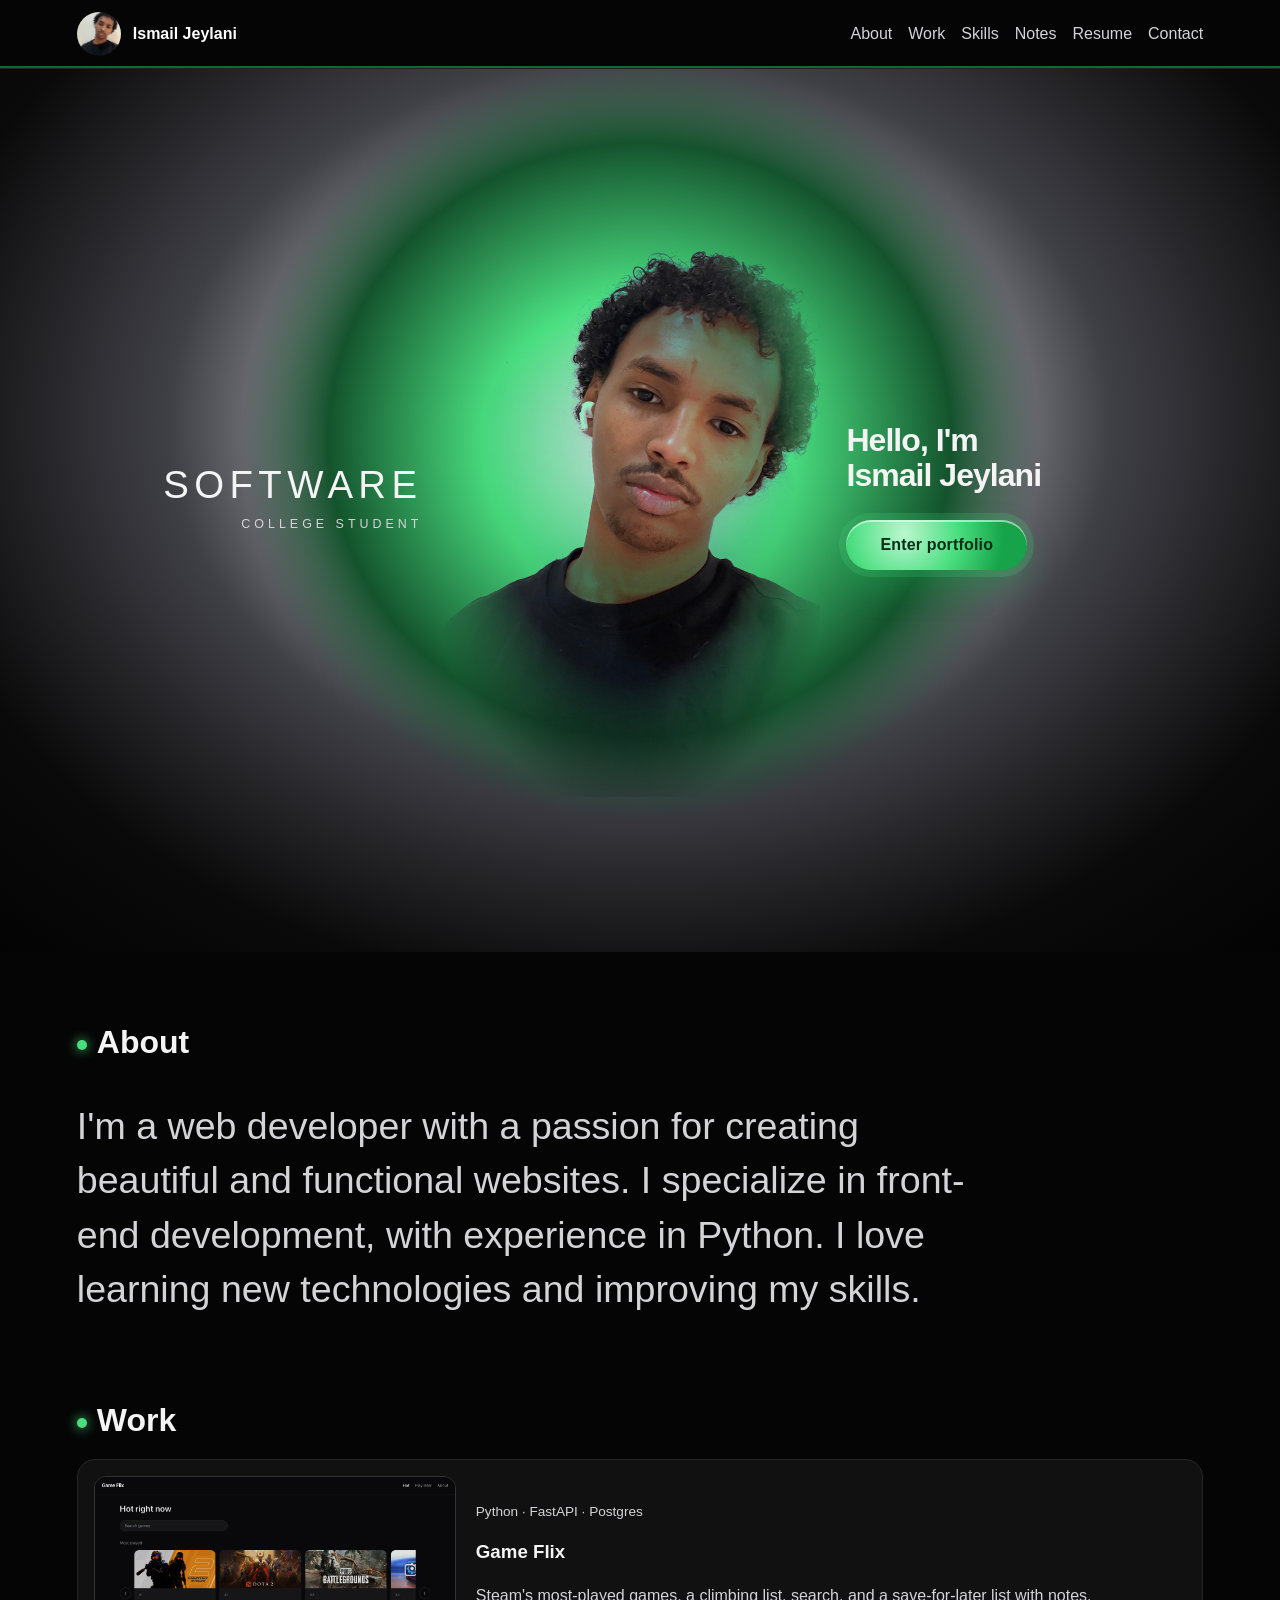
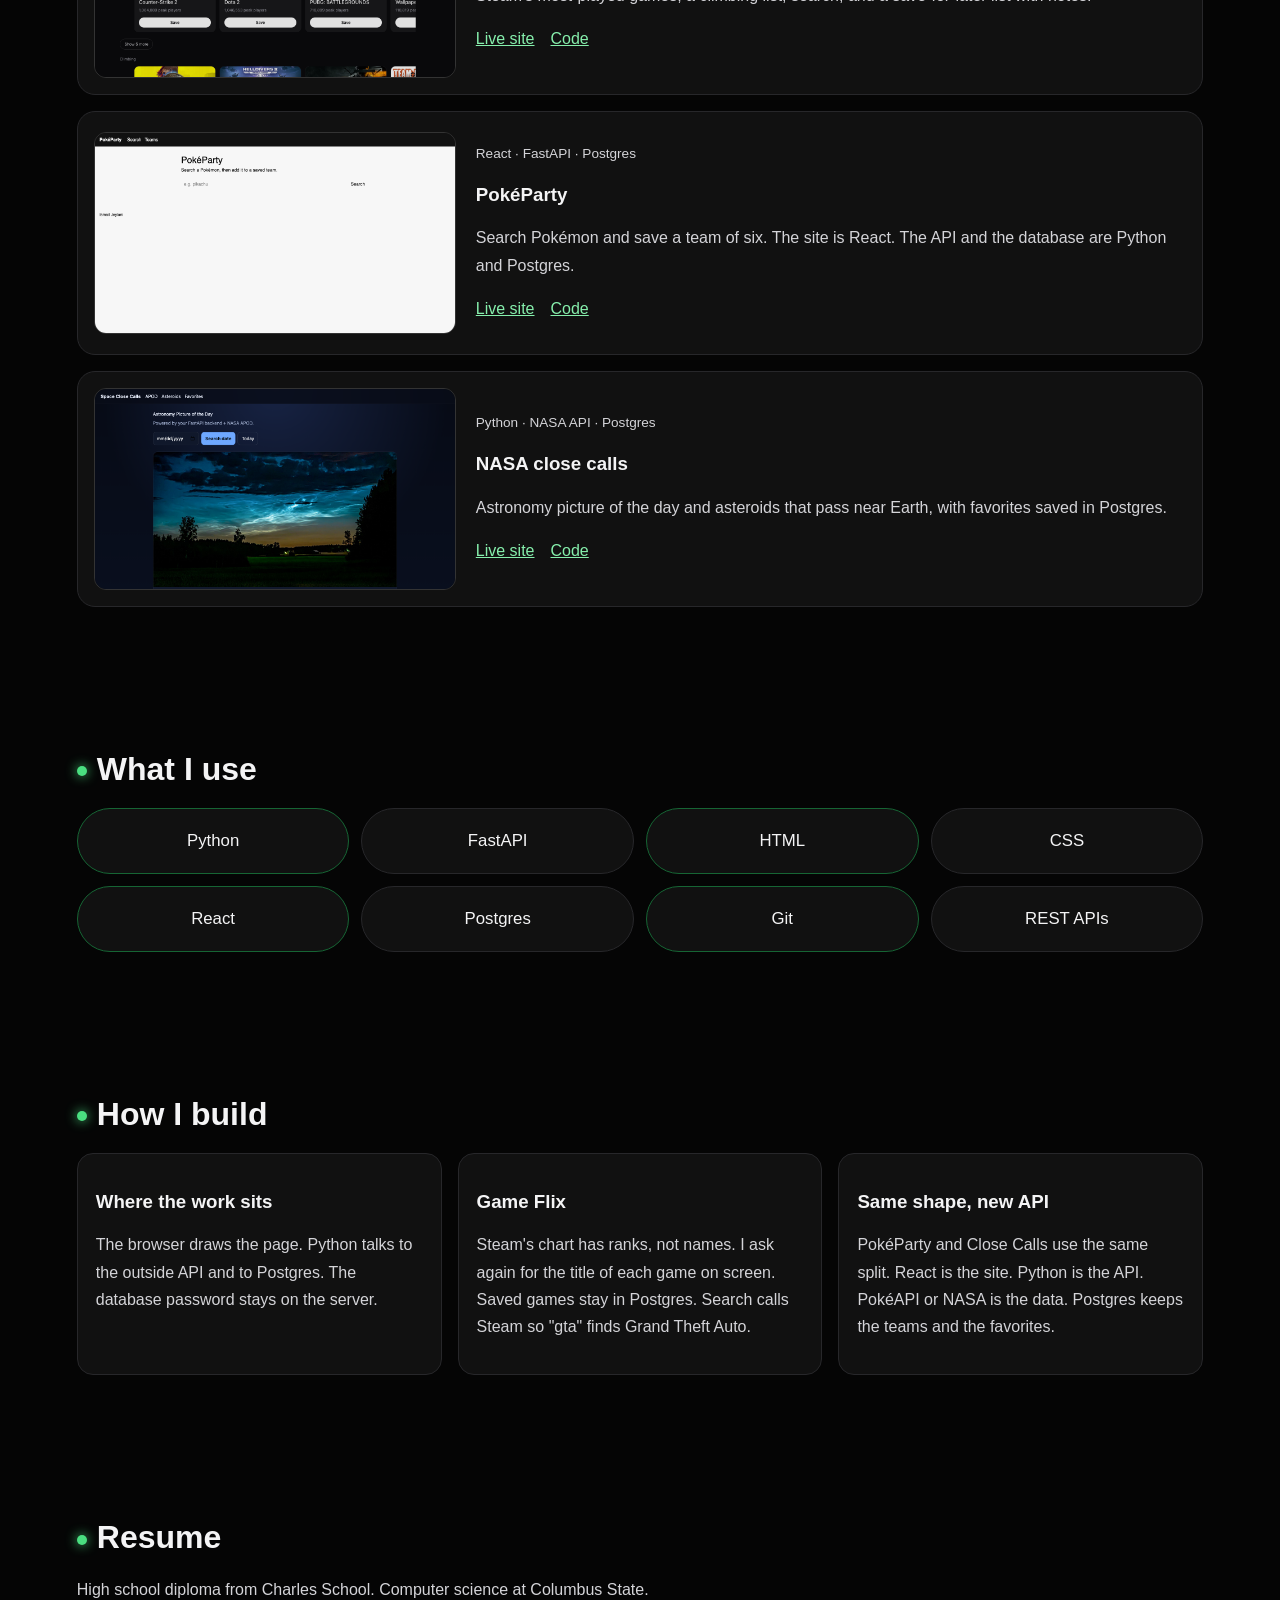
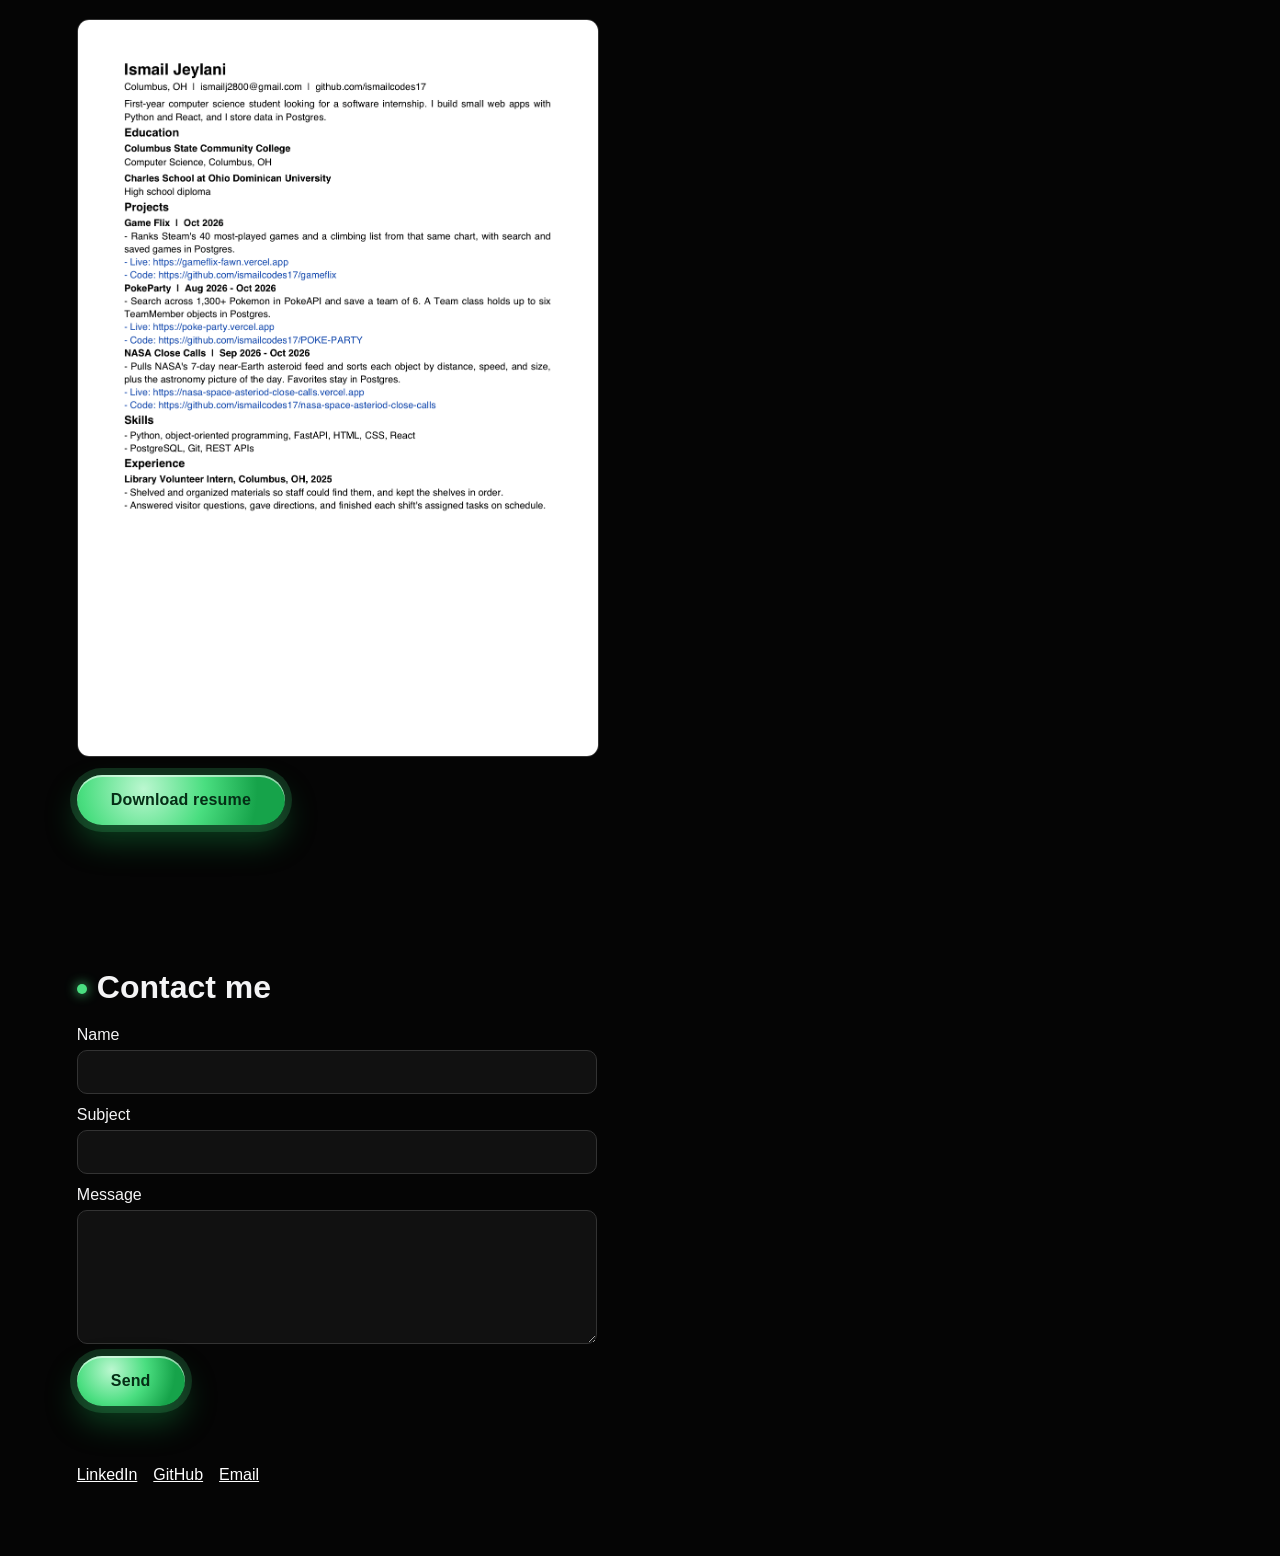
<file: index.html>
<!DOCTYPE html>
<html lang="en">
<head>
  <meta charset="utf-8">
  <meta name="viewport" content="width=device-width, initial-scale=1">
  <title>Ismail Jeylani</title>
  <link rel="stylesheet" href="style.css">
</head>
<body>
  <header class="bar">
    <a class="brand" href="#home">
      <img src="me.jpg" alt="Ismail Jeylani">
      <span>Ismail Jeylani</span>
    </a>
    <nav>
      <a href="#about">About</a>
      <a href="#work">Work</a>
      <a href="#offer">Skills</a>
      <a href="#blog">Notes</a>
      <a href="#resume">Resume</a>
      <a href="#contact">Contact</a>
    </nav>
  </header>

  <section id="home" class="hero">
    <div class="hero-side hero-left">
      <p class="hero-word">Software</p>
      <p class="hero-sub">College student</p>
    </div>
    <img class="portrait" src="me.jpg" alt="Ismail Jeylani">
    <div class="hero-side hero-right">
      <h1>Hello, I'm<br>Ismail Jeylani</h1>
      <a class="btn" href="#work">Enter portfolio</a>
    </div>
  </section>

  <section id="about">
    <h2>About</h2>
    <div class="panel">
      <p class="lead">
        I'm a web developer with a passion for creating beautiful and functional
        websites. I specialize in front-end development, with experience in
        Python. I love learning new technologies and improving my skills.
      </p>
    </div>
  </section>

  <section id="work">
    <h2>Work</h2>
    <div class="projects">
      <article class="project">
        <a href="https://gameflix-fawn.vercel.app/">
          <img class="shot" src="gameflix.png" alt="Game Flix home page">
        </a>
        <div>
          <p class="label">Python · FastAPI · Postgres</p>
          <h3>Game Flix</h3>
          <p>Steam's most-played games, a climbing list, search, and a save-for-later list with notes.</p>
          <p class="links">
            <a href="https://gameflix-fawn.vercel.app/">Live site</a>
            <a href="https://github.com/ismailcodes17/gameflix">Code</a>
          </p>
        </div>
      </article>

      <article class="project">
        <a href="https://poke-party.vercel.app">
          <img class="shot" src="pokeparty.png" alt="PokeParty home page">
        </a>
        <div>
          <p class="label">React · FastAPI · Postgres</p>
          <h3>PokéParty</h3>
          <p>Search Pokémon and save a team of six. The site is React. The API and the database are Python and Postgres.</p>
          <p class="links">
            <a href="https://poke-party.vercel.app">Live site</a>
            <a href="https://github.com/ismailcodes17/POKE-PARTY">Code</a>
          </p>
        </div>
      </article>

      <article class="project">
        <a href="https://nasa-space-asteriod-close-calls.vercel.app">
          <img class="shot" src="nasa.png" alt="NASA close calls home page">
        </a>
        <div>
          <p class="label">Python · NASA API · Postgres</p>
          <h3>NASA close calls</h3>
          <p>Astronomy picture of the day and asteroids that pass near Earth, with favorites saved in Postgres.</p>
          <p class="links">
            <a href="https://nasa-space-asteriod-close-calls.vercel.app">Live site</a>
            <a href="https://github.com/ismailcodes17/nasa-space-asteriod-close-calls">Code</a>
          </p>
        </div>
      </article>
    </div>
  </section>

  <section id="offer">
    <h2>What I use</h2>
    <ul class="chips">
      <li>Python</li>
      <li>FastAPI</li>
      <li>HTML</li>
      <li>CSS</li>
      <li>React</li>
      <li>Postgres</li>
      <li>Git</li>
      <li>REST APIs</li>
    </ul>
  </section>

  <section id="blog">
    <h2>How I build</h2>
    <div class="notes">
      <article>
        <h3>Where the work sits</h3>
        <p>The browser draws the page. Python talks to the outside API and to Postgres. The database password stays on the server.</p>
      </article>
      <article>
        <h3>Game Flix</h3>
        <p>Steam's chart has ranks, not names. I ask again for the title of each game on screen. Saved games stay in Postgres. Search calls Steam so "gta" finds Grand Theft Auto.</p>
      </article>
      <article>
        <h3>Same shape, new API</h3>
        <p>PokéParty and Close Calls use the same split. React is the site. Python is the API. PokéAPI or NASA is the data. Postgres keeps the teams and the favorites.</p>
      </article>
    </div>
  </section>

  <section id="resume">
    <h2>Resume</h2>
    <p class="lead">High school diploma from Charles School. Computer science at Columbus State.</p>
    <a href="resume.pdf" download>
      <img class="resume-shot" src="resume.png" alt="Preview of the resume">
    </a>
    <a class="btn" href="resume.pdf" download>Download resume</a>
  </section>

  <section id="contact">
    <h2>Contact me</h2>
    <form id="contact-form">
      <label>
        Name
        <input type="text" name="name" required>
      </label>
      <label>
        Subject
        <input type="text" name="subject" required>
      </label>
      <label>
        Message
        <textarea name="message" rows="6" required></textarea>
      </label>
      <button type="submit">Send</button>
      <p id="contact-note"></p>
      <p class="contact-links">
        <a href="https://www.linkedin.com/in/ismail-j-609a71354/">LinkedIn</a>
        <a href="https://github.com/ismailcodes17">GitHub</a>
        <a href="mailto:ismailj2800@gmail.com">Email</a>
      </p>
    </form>
    <script>
      const form = document.getElementById("contact-form");
      const note = document.getElementById("contact-note");

      form.addEventListener("submit", (event) => {
        event.preventDefault();
        const data = new FormData(form);
        const name = data.get("name");
        const subject = data.get("subject");
        const message = data.get("message");
        const body = `Name: ${name}\n\n${message}`;
        window.location.href = `mailto:ismailj2800@gmail.com?subject=${encodeURIComponent(subject)}&body=${encodeURIComponent(body)}`;
        note.textContent = "Your email app should open. Hit send there and it goes to my Gmail.";
      });
    </script>
  </section>
</body>
</html>
</file>
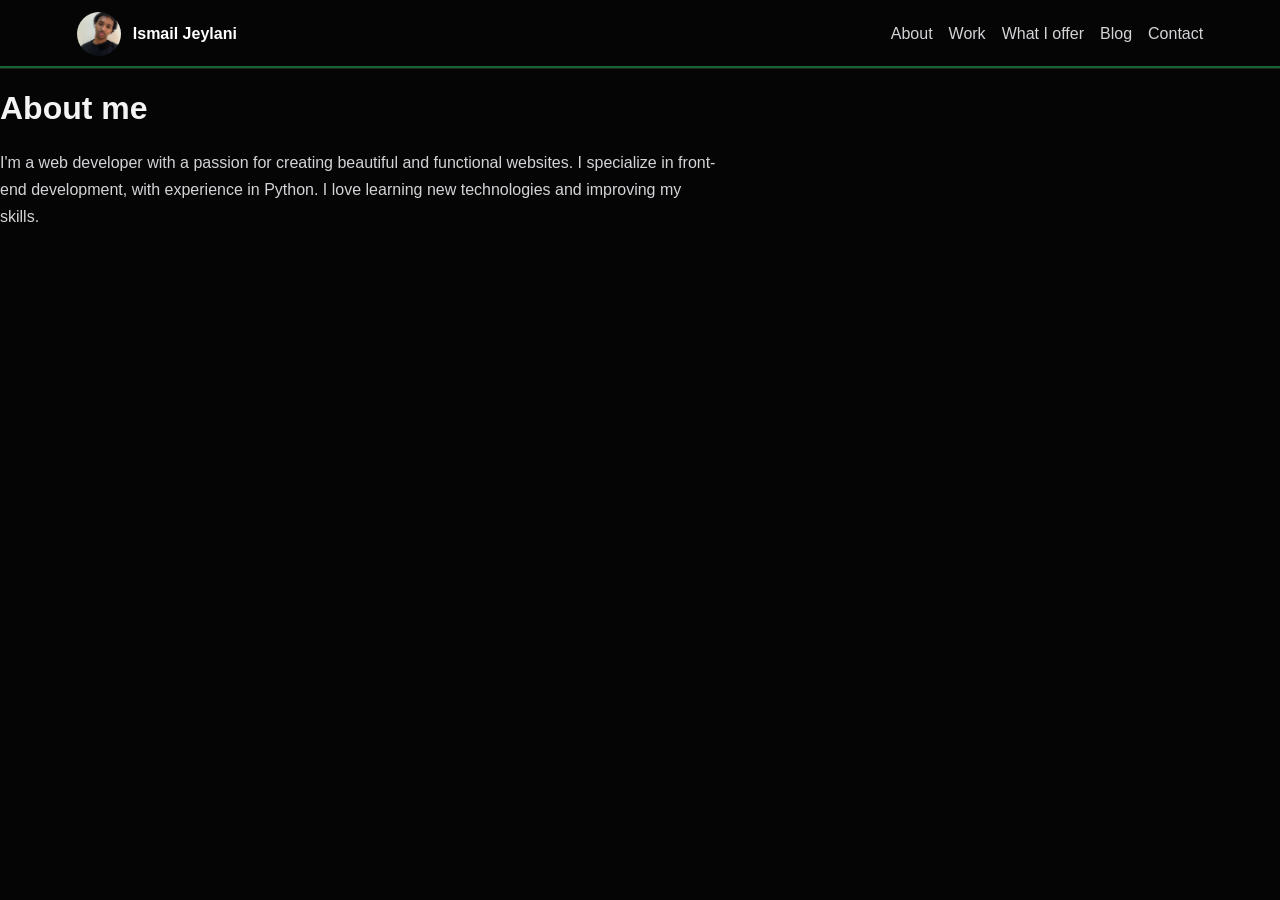
<file: about.html>
<!DOCTYPE html>
<html lang="en">
<head>
  <meta charset="utf-8">
  <meta name="viewport" content="width=device-width, initial-scale=1">
  <title>About · Ismail Jeylani</title>
  <link rel="stylesheet" href="style.css">
</head>
<body>
  <header class="bar">
    <a class="brand" href="index.html">
      <img src="me.jpg" alt="Ismail Jeylani">
      <span>Ismail Jeylani</span>
    </a>
    <nav>
      <a href="about.html">About</a>
      <a href="work.html">Work</a>
      <a href="offer.html">What I offer</a>
      <a href="blog.html">Blog</a>
      <a href="contact.html">Contact</a>
    </nav>
  </header>

  <main>
    <h1>About me</h1>
    <p class="lead">
      I'm a web developer with a passion for creating beautiful and functional
      websites. I specialize in front-end development, with experience in
      Python. I love learning new technologies and improving my skills.
    </p>
  </main>
</body>
</html>
</file>
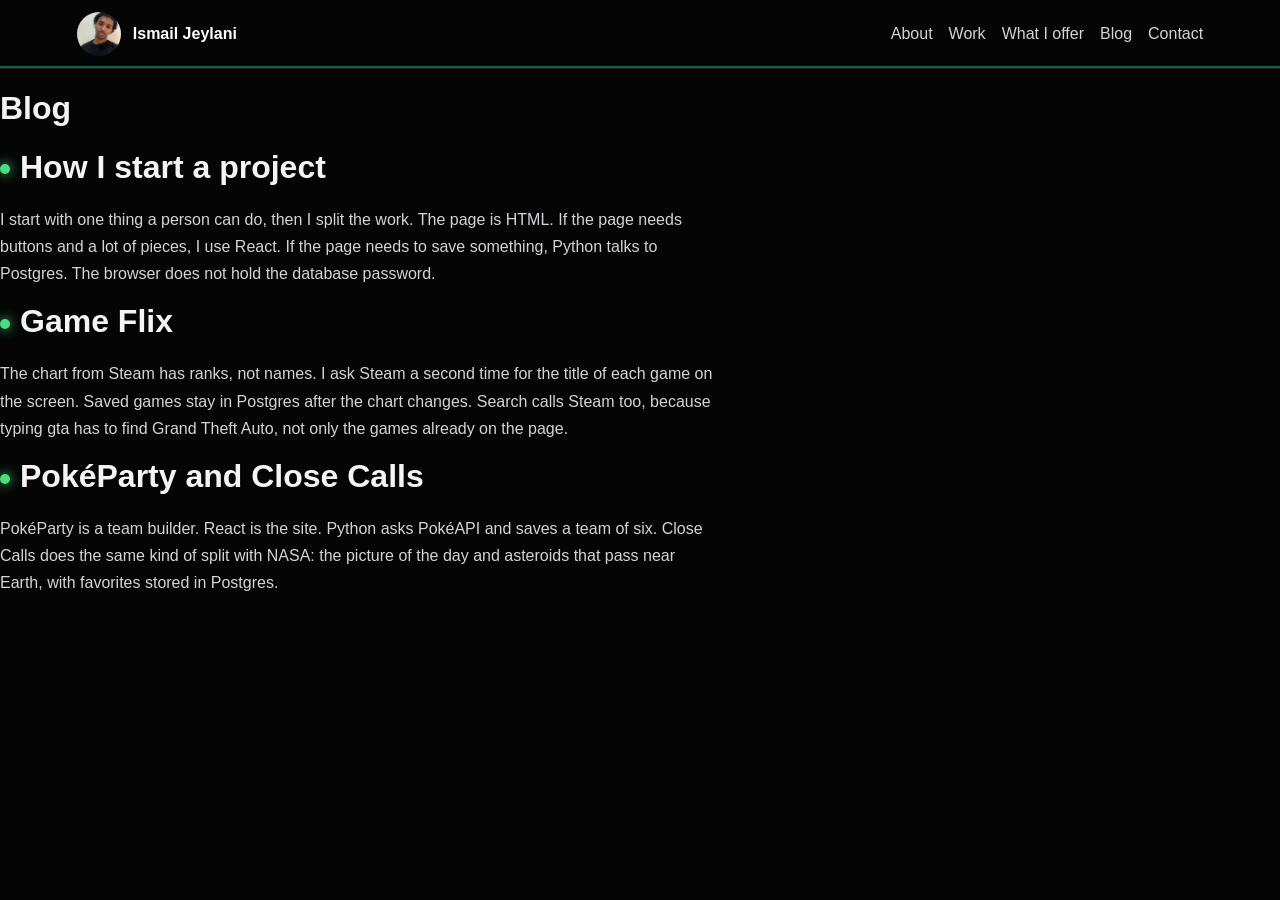
<file: blog.html>
<!DOCTYPE html>
<html lang="en">
<head>
  <meta charset="utf-8">
  <meta name="viewport" content="width=device-width, initial-scale=1">
  <title>Blog · Ismail Jeylani</title>
  <link rel="stylesheet" href="style.css">
</head>
<body>
  <header class="bar">
    <a class="brand" href="index.html">
      <img src="me.jpg" alt="Ismail Jeylani">
      <span>Ismail Jeylani</span>
    </a>
    <nav>
      <a href="about.html">About</a>
      <a href="work.html">Work</a>
      <a href="offer.html">What I offer</a>
      <a href="blog.html">Blog</a>
      <a href="contact.html">Contact</a>
    </nav>
  </header>

  <main>
    <h1>Blog</h1>

    <article class="post">
      <h2>How I start a project</h2>
      <p>
        I start with one thing a person can do, then I split the work.
        The page is HTML. If the page needs buttons and a lot of pieces,
        I use React. If the page needs to save something, Python talks to
        Postgres. The browser does not hold the database password.
      </p>
    </article>

    <article class="post">
      <h2>Game Flix</h2>
      <p>
        The chart from Steam has ranks, not names. I ask Steam a second time
        for the title of each game on the screen. Saved games stay in
        Postgres after the chart changes. Search calls Steam too, because
        typing gta has to find Grand Theft Auto, not only the games already
        on the page.
      </p>
    </article>

    <article class="post">
      <h2>PokéParty and Close Calls</h2>
      <p>
        PokéParty is a team builder. React is the site. Python asks PokéAPI
        and saves a team of six. Close Calls does the same kind of split
        with NASA: the picture of the day and asteroids that pass near
        Earth, with favorites stored in Postgres.
      </p>
    </article>
  </main>
</body>
</html>
</file>
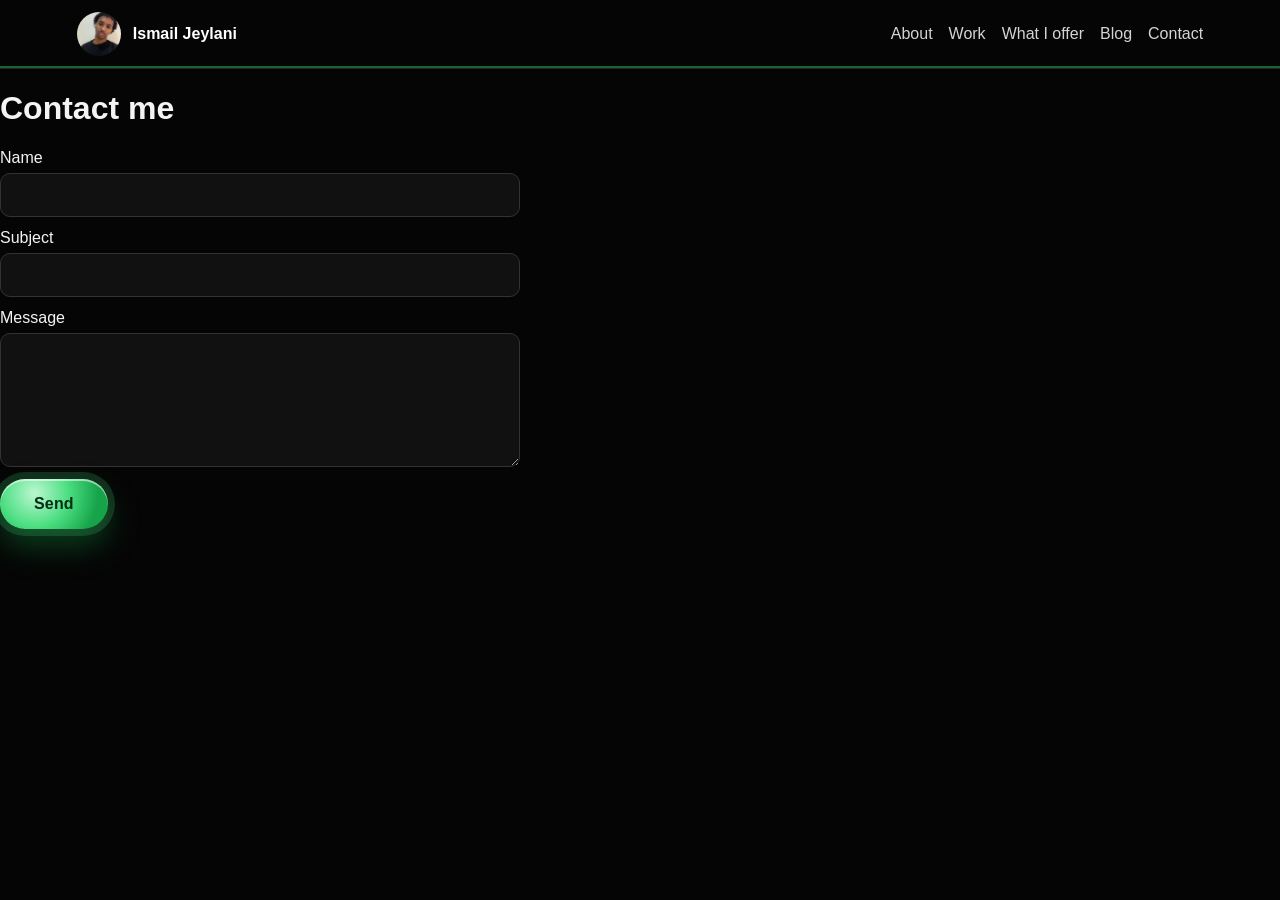
<file: contact.html>
<!DOCTYPE html>
<html lang="en">
<head>
  <meta charset="utf-8">
  <meta name="viewport" content="width=device-width, initial-scale=1">
  <title>Contact · Ismail Jeylani</title>
  <link rel="stylesheet" href="style.css">
</head>
<body>
  <header class="bar">
    <a class="brand" href="index.html">
      <img src="me.jpg" alt="Ismail Jeylani">
      <span>Ismail Jeylani</span>
    </a>
    <nav>
      <a href="about.html">About</a>
      <a href="work.html">Work</a>
      <a href="offer.html">What I offer</a>
      <a href="blog.html">Blog</a>
      <a href="contact.html">Contact</a>
    </nav>
  </header>

  <main>
    <h1>Contact me</h1>
    <form>
      <label>
        Name
        <input type="text" name="name">
      </label>
      <label>
        Subject
        <input type="text" name="subject">
      </label>
      <label>
        Message
        <textarea name="message" rows="6"></textarea>
      </label>
      <button type="button">Send</button>
    </form>
  </main>
</body>
</html>
</file>
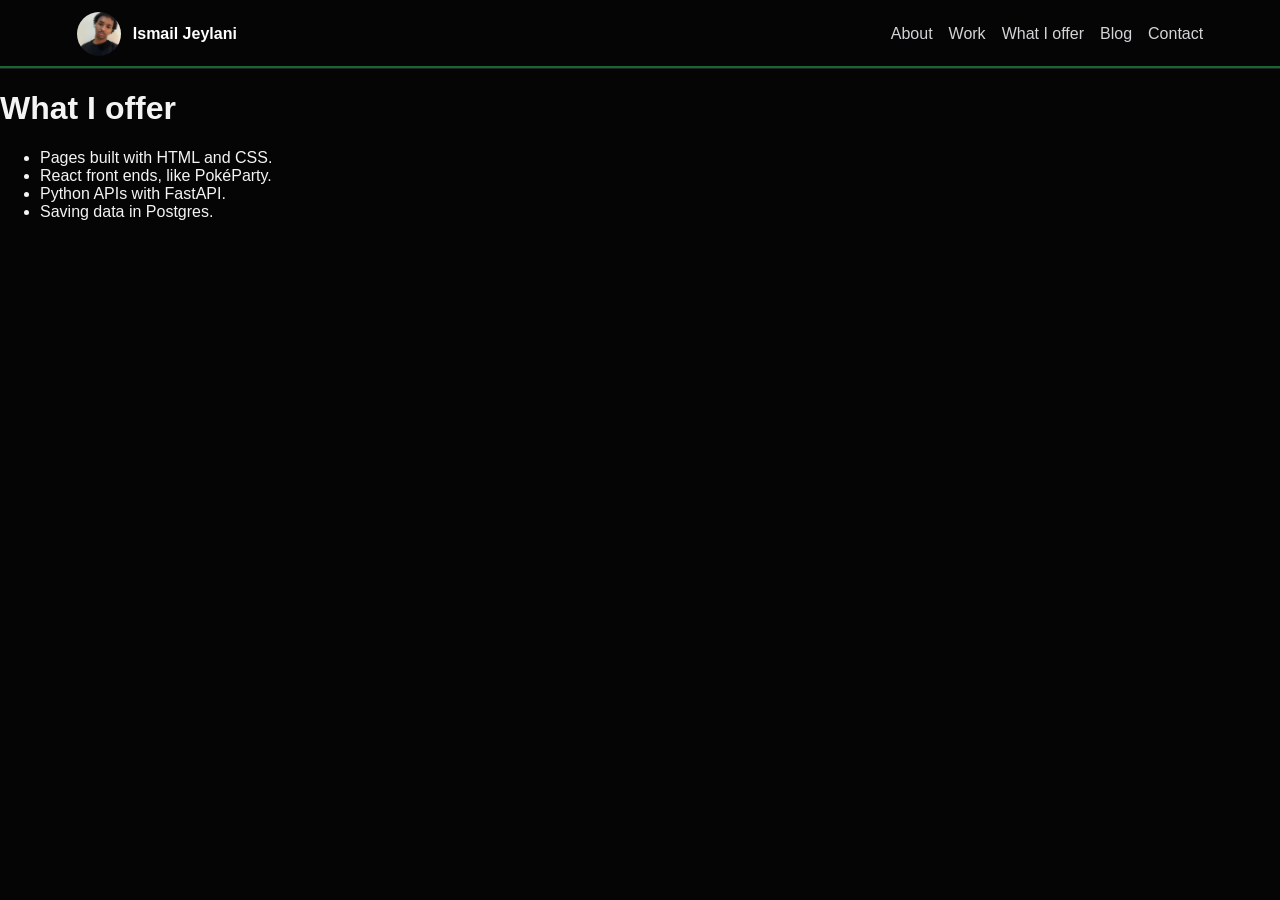
<file: offer.html>
<!DOCTYPE html>
<html lang="en">
<head>
  <meta charset="utf-8">
  <meta name="viewport" content="width=device-width, initial-scale=1">
  <title>What I offer · Ismail Jeylani</title>
  <link rel="stylesheet" href="style.css">
</head>
<body>
  <header class="bar">
    <a class="brand" href="index.html">
      <img src="me.jpg" alt="Ismail Jeylani">
      <span>Ismail Jeylani</span>
    </a>
    <nav>
      <a href="about.html">About</a>
      <a href="work.html">Work</a>
      <a href="offer.html">What I offer</a>
      <a href="blog.html">Blog</a>
      <a href="contact.html">Contact</a>
    </nav>
  </header>

  <main>
    <h1>What I offer</h1>
    <ul class="offer-list">
      <li>Pages built with HTML and CSS.</li>
      <li>React front ends, like PokéParty.</li>
      <li>Python APIs with FastAPI.</li>
      <li>Saving data in Postgres.</li>
    </ul>
  </main>
</body>
</html>
</file>
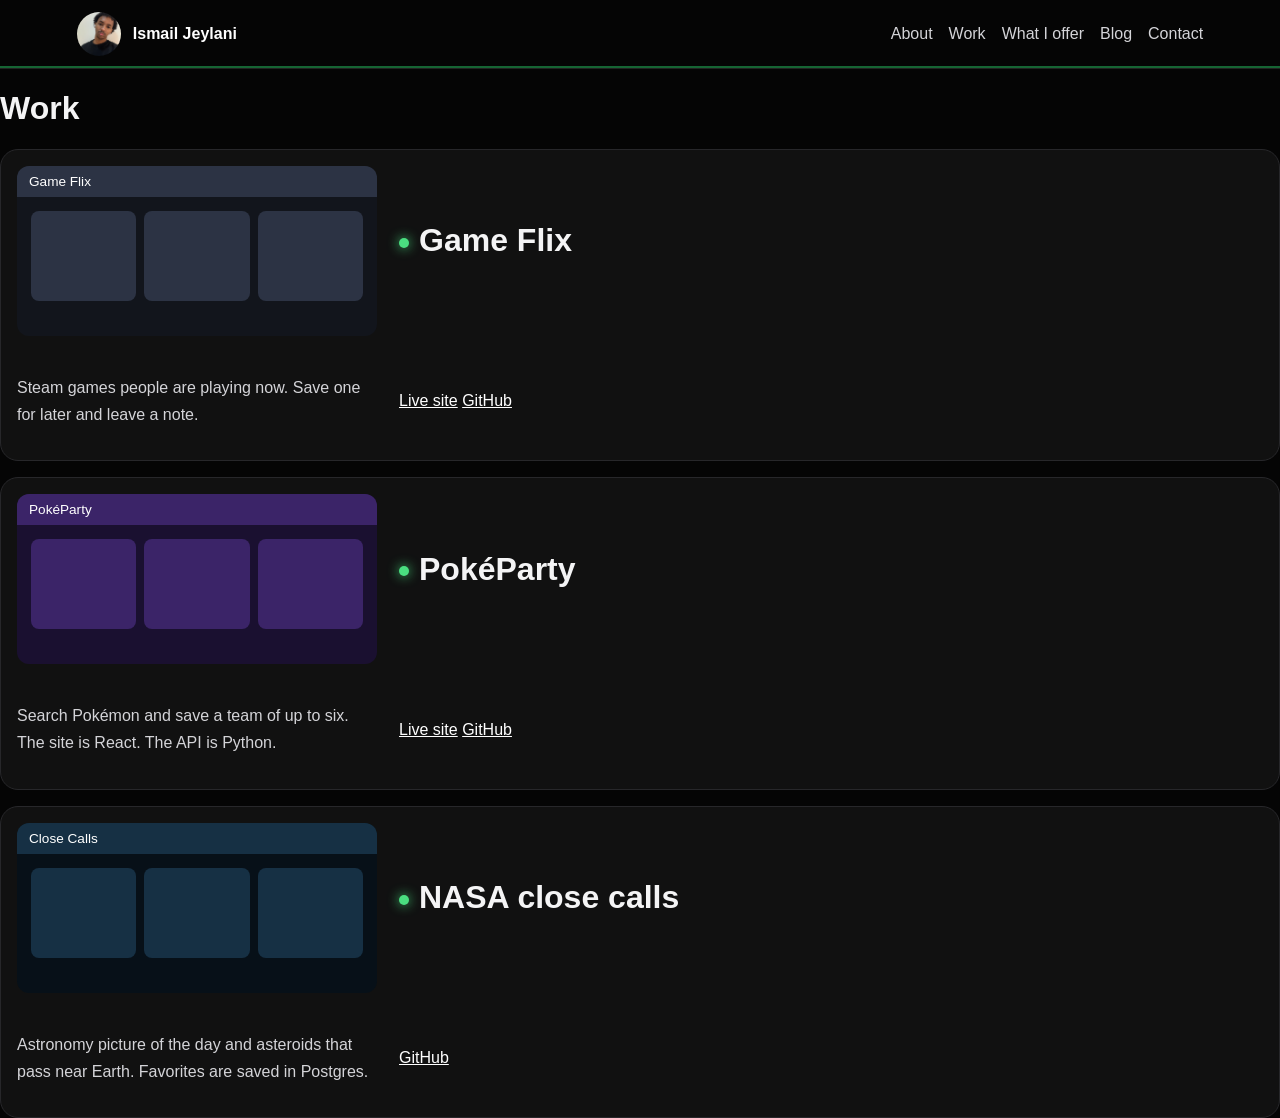
<file: work.html>
<!DOCTYPE html>
<html lang="en">
<head>
  <meta charset="utf-8">
  <meta name="viewport" content="width=device-width, initial-scale=1">
  <title>Work · Ismail Jeylani</title>
  <link rel="stylesheet" href="style.css">
</head>
<body>
  <header class="bar">
    <a class="brand" href="index.html">
      <img src="me.jpg" alt="Ismail Jeylani">
      <span>Ismail Jeylani</span>
    </a>
    <nav>
      <a href="about.html">About</a>
      <a href="work.html">Work</a>
      <a href="offer.html">What I offer</a>
      <a href="blog.html">Blog</a>
      <a href="contact.html">Contact</a>
    </nav>
  </header>

  <main>
    <h1>Work</h1>
    <div class="projects">
      <article class="project">
        <a class="screen screen-flix" href="https://gameflix-fawn.vercel.app/">
          <div class="screen-bar">Game Flix</div>
          <div class="screen-row"><span></span><span></span><span></span></div>
        </a>
        <h2>Game Flix</h2>
        <p>Steam games people are playing now. Save one for later and leave a note.</p>
        <p class="project-links">
          <a href="https://gameflix-fawn.vercel.app/">Live site</a>
          <a href="https://github.com/ismailcodes17/gameflix">GitHub</a>
        </p>
      </article>

      <article class="project">
        <a class="screen screen-poke" href="https://poke-party.vercel.app">
          <div class="screen-bar">PokéParty</div>
          <div class="screen-row"><span></span><span></span><span></span></div>
        </a>
        <h2>PokéParty</h2>
        <p>Search Pokémon and save a team of up to six. The site is React. The API is Python.</p>
        <p class="project-links">
          <a href="https://poke-party.vercel.app">Live site</a>
          <a href="https://github.com/ismailcodes17/POKE-PARTY">GitHub</a>
        </p>
      </article>

      <article class="project">
        <a class="screen screen-nasa" href="https://github.com/ismailcodes17/nasa-space-asteriod-close-calls">
          <div class="screen-bar">Close Calls</div>
          <div class="screen-row"><span></span><span></span><span></span></div>
        </a>
        <h2>NASA close calls</h2>
        <p>Astronomy picture of the day and asteroids that pass near Earth. Favorites are saved in Postgres.</p>
        <p class="project-links">
          <a href="https://github.com/ismailcodes17/nasa-space-asteriod-close-calls">GitHub</a>
        </p>
      </article>
    </div>
  </main>
</body>
</html>
</file>
<file: style.css>
html { scroll-behavior: smooth; }

body {
  margin: 0;
  background: #050505;
  color: #f4f4f5;
  font-family: Arial, sans-serif;
}

a { color: #fff; }
a:hover { color: #4ade80; }

.bar {
  position: sticky;
  top: 0;
  z-index: 2;
  display: flex;
  justify-content: space-between;
  align-items: center;
  gap: 16px;
  padding: 12px 6vw;
  background: #050505;
  border-bottom: 1px solid #222;
  box-shadow: inset 0 -2px 0 #166534;
}

.brand {
  display: flex;
  align-items: center;
  gap: 12px;
  color: white;
  text-decoration: none;
  font-weight: bold;
}

.brand img {
  width: 44px;
  height: 44px;
  border-radius: 50%;
  object-fit: cover;
}

.bar nav {
  display: flex;
  flex-wrap: wrap;
  justify-content: flex-end;
  gap: 16px;
}

.bar nav a {
  color: #d4d4d8;
  text-decoration: none;
}

.bar nav a:hover { color: #4ade80; border-bottom: 1px solid #4ade80; }

.hero {
  min-height: calc(100vh - 69px);
  display: grid;
  grid-template-columns: minmax(0, 1fr) minmax(220px, 380px) minmax(0, 1.05fr);
  align-items: center;
  gap: 8px;
  padding: 12px 4vw 40px;
  overflow: hidden;
  isolation: isolate;
  text-align: left;
  background:
    radial-gradient(ellipse 42% 58% at 50% 42%, #d1fae5 0%, #4ade80 28%, #14532d 58%, transparent 74%),
    radial-gradient(ellipse 80% 90% at 50% 40%, #f4f4f5 0%, #d4d4d8 18%, #3f3f46 46%, #0a0a0a 72%, #000 100%);
}

.hero-side { position: relative; z-index: 1; }

.hero-left { text-align: right; padding-right: 10px; }

.hero-right {
  min-width: 0;
  padding-left: 18px;
  padding-right: 8px;
}

.hero-word {
  margin: 0;
  font-size: clamp(1.6rem, 3vw, 2.7rem);
  font-weight: 500;
  letter-spacing: 0.14em;
  text-transform: uppercase;
}

.hero-sub {
  margin: 10px 0 0;
  color: #d4d4d8;
  font-size: 0.78rem;
  letter-spacing: 0.32em;
  text-transform: uppercase;
}

.portrait {
  width: 100%;
  height: min(70vh, 600px);
  object-fit: cover;
  object-position: center 12%;
  border: 0;
  border-radius: 0;
  justify-self: center;
  position: relative;
  z-index: 1;
  mix-blend-mode: darken;
  -webkit-mask-image: radial-gradient(ellipse 76% 80% at 50% 42%, #000 48%, transparent 76%);
  mask-image: radial-gradient(ellipse 76% 80% at 50% 42%, #000 48%, transparent 76%);
}

.hero h1 {
  margin: 0;
  max-width: 100%;
  font-size: clamp(1.7rem, 2.5vw, 2.6rem);
  font-weight: 600;
  letter-spacing: -0.03em;
  line-height: 1.08;
}

.hero .btn { margin-top: 28px; }

.kicker, .tag { color: #a1a1aa; font-size: 1.05rem; }

.hero-buttons {
  display: flex;
  gap: 12px;
  margin-top: 28px;
}

.btn, button {
  display: inline-block;
  background: radial-gradient(circle at 32% 28%, #bbf7d0, #4ade80 42%, #16a34a 78%);
  color: #052e16;
  text-decoration: none;
  border: 0;
  border-radius: 999px;
  padding: 16px 34px;
  font: inherit;
  font-weight: 700;
  letter-spacing: 0.01em;
  cursor: pointer;
  box-shadow:
    0 0 0 7px rgba(74, 222, 128, 0.18),
    0 16px 32px rgba(22, 163, 74, 0.38),
    inset 0 2px 0 rgba(255, 255, 255, 0.55);
  transition: transform 0.2s ease, box-shadow 0.2s ease;
}

.btn:hover, button:hover {
  color: #052e16;
  transform: translateY(-3px) scale(1.04);
  box-shadow:
    0 0 0 10px rgba(74, 222, 128, 0.22),
    0 20px 36px rgba(22, 163, 74, 0.45),
    inset 0 2px 0 rgba(255, 255, 255, 0.55);
}

.btn:active, button:active {
  transform: translateY(0) scale(0.97);
}

.btn-ghost {
  background: transparent;
  color: white;
  border: 1px solid #3f3f46;
}

.facts {
  border: 1px solid #27272a;
  border-radius: 16px;
  padding: 8px 18px;
  background: #111;
}

.facts p {
  display: flex;
  justify-content: space-between;
  gap: 16px;
  border-bottom: 1px solid #222;
  padding: 12px 0;
  margin: 0;
}

.facts p:last-child { border-bottom: 0; }
.facts span { color: #71717a; }

section { padding: 72px 6vw; }

h2 {
  margin: 0 0 20px;
  font-size: 2rem;
}

h2::before {
  content: "";
  display: inline-block;
  width: 10px;
  height: 10px;
  margin-right: 10px;
  border-radius: 50%;
  background: #4ade80;
  box-shadow: 0 0 12px #4ade80;
  vertical-align: middle;
}

.lead, .project p, article p {
  color: #d4d4d8;
  line-height: 1.7;
  max-width: 720px;
}

#about {
  padding-bottom: 24px;
}

#work {
  padding-top: 24px;
}

#about .lead {
  font-size: clamp(1.7rem, 3.2vw, 2.35rem);
  line-height: 1.45;
  max-width: 920px;
}

.projects, .notes {
  display: grid;
  gap: 16px;
}

.project {
  display: grid;
  grid-template-columns: 360px 1fr;
  gap: 22px;
  align-items: center;
  padding: 16px;
  background: #111;
  border: 1px solid #27272a;
  border-radius: 18px;
}

.project:hover { border-color: #166534; }

.shot, .resume-shot {
  width: 100%;
  border-radius: 12px;
  display: block;
  border: 1px solid #333;
}

.shot {
  height: 200px;
  object-fit: cover;
  object-position: top;
}

.resume-shot {
  max-width: 520px;
  margin: 12px 0 18px;
  background: white;
}

.label { color: #4ade80; font-size: 0.85rem; margin-bottom: 4px; }

.screen {
  display: block;
  height: 170px;
  border-radius: 12px;
  overflow: hidden;
  text-decoration: none;
  color: white;
}

.screen-bar { padding: 8px 12px; font-size: 0.85rem; }

.screen-row { display: flex; gap: 8px; padding: 14px; }

.screen-row span {
  flex: 1;
  height: 90px;
  border-radius: 8px;
}

.screen-flix { background: #12151c; }
.screen-flix .screen-bar, .screen-flix span { background: #2c3344; }
.screen-poke { background: #1a1030; }
.screen-poke .screen-bar, .screen-poke span { background: #3b2468; }
.screen-nasa { background: #071018; }
.screen-nasa .screen-bar, .screen-nasa span { background: #163044; }

.links { display: flex; gap: 16px; }
.links a { color: #86efac; }

.chips {
  display: grid;
  grid-template-columns: repeat(4, 1fr);
  gap: 12px;
  padding: 0;
  margin: 0;
  list-style: none;
}

.chips li {
  background: #111;
  border: 1px solid #27272a;
  border-radius: 999px;
  padding: 22px 16px;
  font-size: 1.05rem;
  text-align: center;
}

.chips li:nth-child(odd) { border-color: #166534; }

.notes {
  grid-template-columns: repeat(3, 1fr);
}

.notes article {
  background: #111;
  border: 1px solid #27272a;
  border-radius: 16px;
  padding: 18px;
}

form {
  display: grid;
  gap: 12px;
  max-width: 520px;
}

label { display: grid; gap: 6px; }

input, textarea {
  padding: 12px;
  border: 1px solid #333;
  border-radius: 10px;
  background: #111;
  color: white;
  font: inherit;
}

button { width: fit-content; }

.contact-links {
  display: flex;
  gap: 16px;
  margin: 4px 0 0;
}

@media (max-width: 800px) {
  .project, .notes, .chips { grid-template-columns: 1fr; }
  .bar {
    flex-wrap: wrap;
    padding: 12px 16px;
  }
  .bar nav {
    width: 100%;
    justify-content: flex-start;
    gap: 12px 16px;
    font-size: 0.92rem;
  }
  .hero {
    min-height: auto;
    grid-template-columns: 1fr;
    justify-items: center;
    text-align: center;
    padding: 20px 20px 56px;
  }
  .hero-left, .hero-right {
    text-align: center;
    padding: 0 8px;
  }
  .hero-left { order: 2; }
  .portrait { order: 1; height: 420px; width: min(100%, 360px); }
  .hero-right { order: 3; }
  .hero h1 {
    font-size: clamp(1.7rem, 8vw, 2.15rem);
    max-width: 100%;
    margin-inline: auto;
  }
}
</file>
